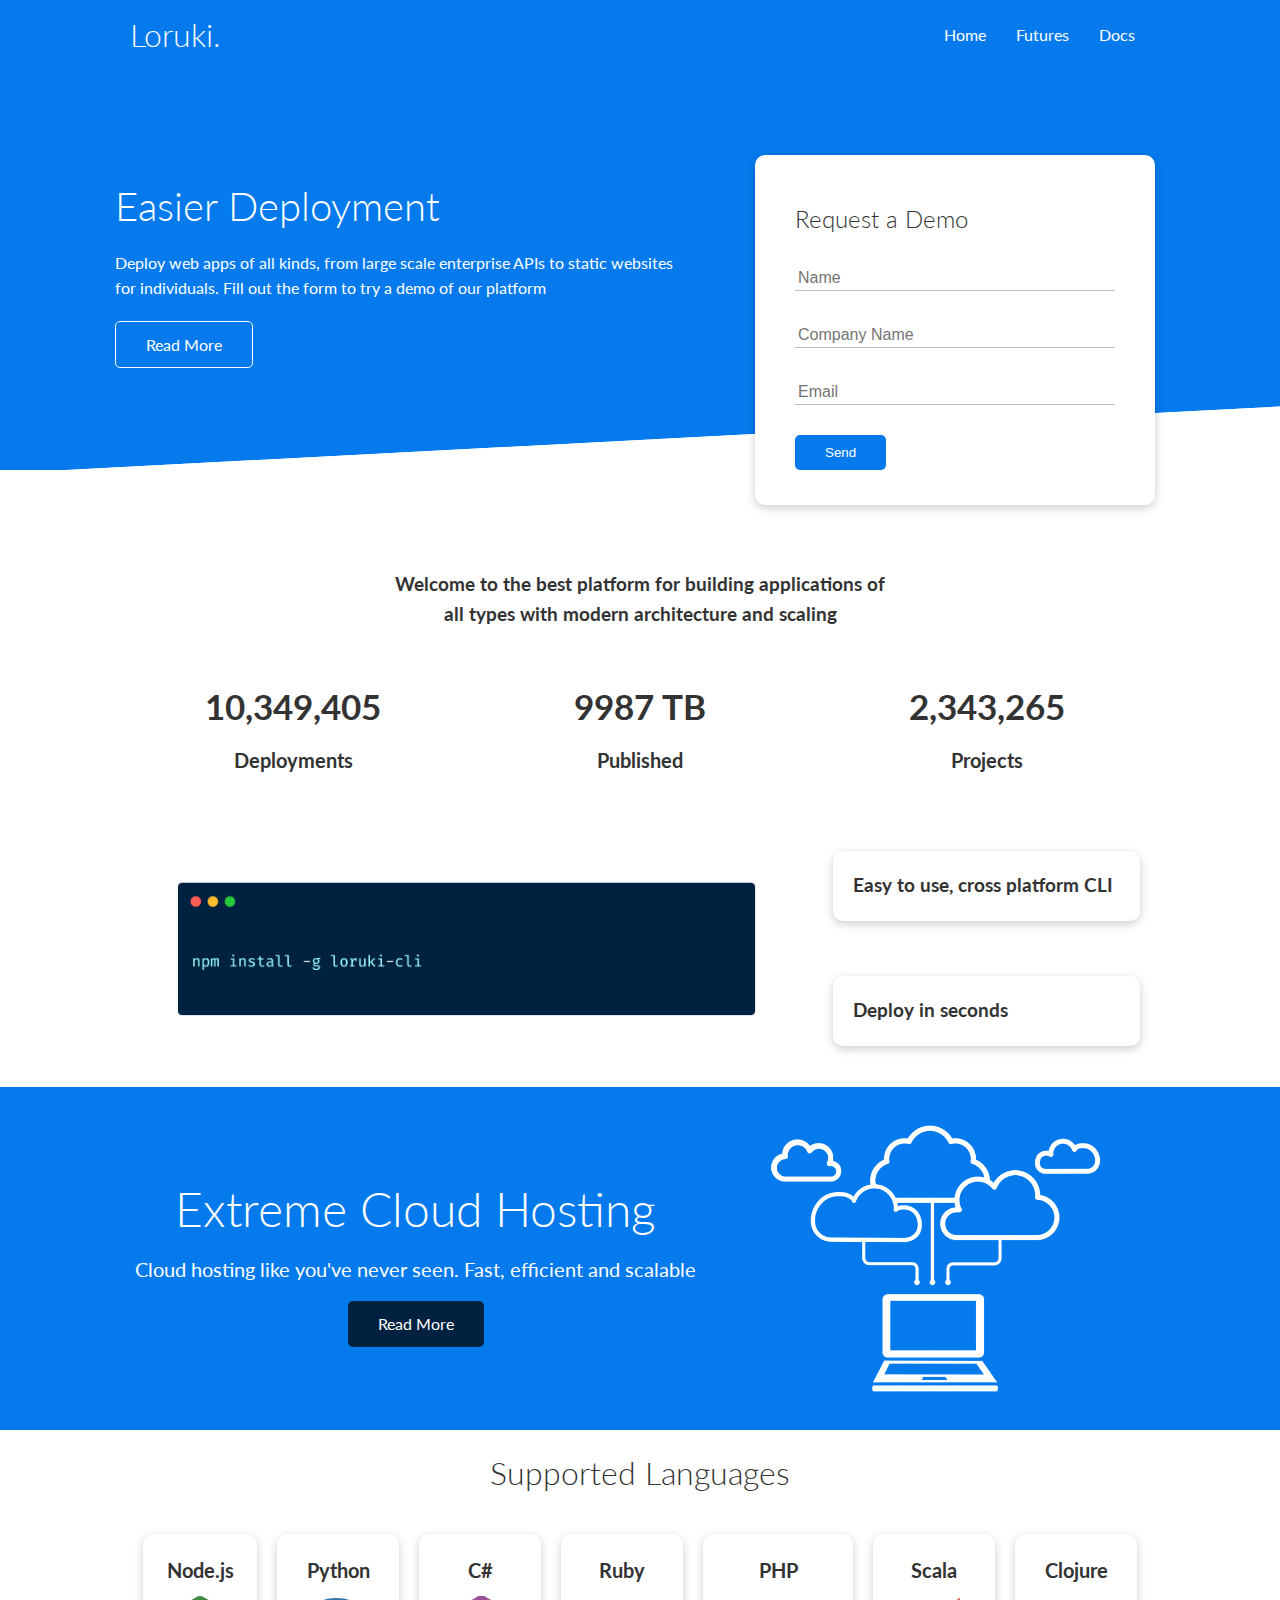
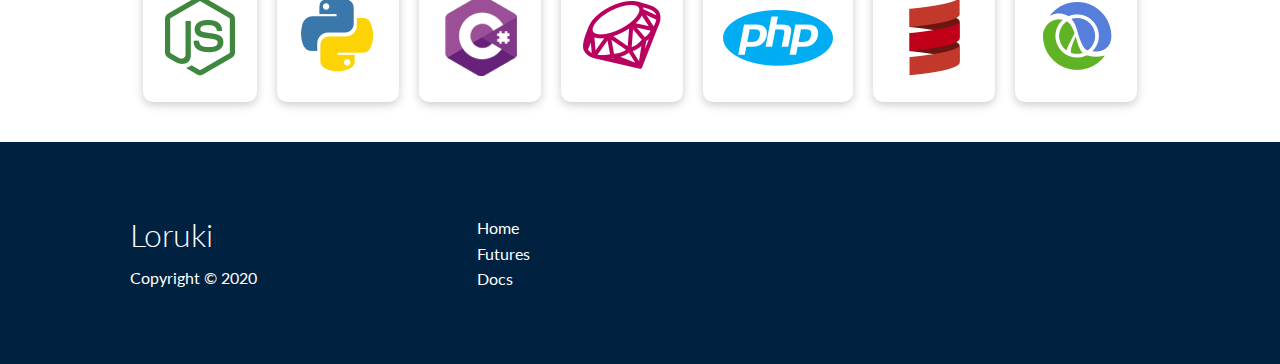
<file: index.html>
<!DOCTYPE html>
<html lang="en">
<head>
    <meta charset="UTF-8">
    <meta http-equiv="X-UA-Compatible" content="IE=edge">
    <meta name="viewport" content="width=device-width, initial-scale=1.0">
    <link rel="stylesheet" href="https://cdnjs.cloudflare.com/ajax/libs/font-awesome/6.0.0-beta3/css/all.min.css" integrity="sha512-Fo3rlrZj/k7ujTnHg4CGR2D7kSs0v4LLanw2qksYuRlEzO+tcaEPQogQ0KaoGN26/zrn20ImR1DfuLWnOo7aBA==" crossorigin="anonymous" referrerpolicy="no-referrer" />
    <link rel="stylesheet" href="css/utilities.css">
    <link rel="stylesheet" href="css/style.css">
    <title>Cloud Hosting For Everone</title>
</head>
<body>

    <!-- Navbar -->

    <div class="navbar">
        <div class="container flex">
            <h1 class="logo">Loruki.</h1>
            <nav>
                <ul>
                    <li><a href="index.html">Home</a></li>
                    <li><a href="features.html">Futures</a></li>
                    <li><a href="docs.html">Docs</a></li>
                </ul>
            </nav>
        </div>
    </div>

    <!-- Showcase -->

    <section class="showcase">
        <div class="container grid">
            <div class="showcase-text">
                <h1>Easier Deployment</h1>
                <p>Deploy web apps of all kinds, from large scale enterprise APIs to static websites for individuals. Fill out the form to try a demo of our platform</p>
                <a href="features.html" class="btn btn-outline">Read More</a>
            </div>

            <div class="showcase-form card">
                <h2>Request a Demo</h2>
                <form>
                    <div class="form-control">
                        <input type="text" name="name" placeholder="Name" required>
                    </div>
                    <div class="form-control">
                        <input type="text" name="company" placeholder="Company Name" required>
                    </div>
                    <div class="form-control">
                        <input type="email" name="email" placeholder="Email" required>
                    </div>
                    <input type="submit" value="Send" class="btn btn-primary">
                </form>
            </div>
        </div>
    </section>

    <!-- Stats -->

    <section class="stats">
        <div class="container">
            <h3 class="stats-heading text-center my-1">
                Welcome to the best platform for building applications of all types with modern architecture and scaling
            </h3>

            <div class="grid grid-3 text-center my-4">
                <div>
                    <i class="fas fa-server fa-3x"></i>
                    <h3>10,349,405</h3>
                    <p class="text-secondary">Deployments</p>
                </div>
                <div>
                    <i class="fas fa-upload fa-3x"></i>
                    <h3>9987 TB</h3>
                    <p class="text-secondary">Published</p>
                </div>
                <div>
                    <i class="fas fa-project-diagram fa-3x"></i>
                    <h3>2,343,265</h3>
                    <p class="text-secondary">Projects</p>
                </div>
            </div>
        </div>
    </section>

    <!-- Cli -->

    <section class="cli">
        <div class="container grid">
            <img src="imgs/cli.png" alt="">
            <div class="card">
                <h3>Easy to use, cross platform CLI</h3>
            </div>

            <div class="card">
                <h3>Deploy in seconds</h3>
            </div>
        </div>
    </section>

    <!-- Cloud -->

    <section class="cloud bg-primary my-2 py-2">
        <div class="container grid">
            <div class="text-center">
                <h2 class="lg">Extreme Cloud Hosting</h2>
                <p class="lead my-1">Cloud hosting like you've never seen. Fast, efficient and scalable</p>
                <a href="features.html" class="btn btn-dark">Read More</a>
            </div>
            <img src="imgs/cloud.png" alt="">
        </div>
    </section>

    <!-- Languages -->

    <section class="languages">
        <h2 class="md text-center my-2">
            Supported Languages
        </h2>
        <div class="container flex">
            <div class="card">
                <h4>Node.js</h4>
                <img src="imgs/logos/node.png" alt="">
            </div>
            <div class="card">
                <h4>Python</h4>
                <img src="imgs/logos/python.png" alt="">
            </div>
            <div class="card">
                <h4>C#</h4>
                <img src="imgs/logos/csharp.png" alt="">
            </div>
            <div class="card">
                <h4>Ruby</h4>
                <img src="imgs/logos/ruby.png" alt="">
            </div>
            <div class="card">
                <h4>PHP</h4>
                <img src="imgs/logos/php.png" alt="">
            </div>
            <div class="card">
                <h4>Scala</h4>
                <img src="imgs/logos/scala.png" alt="">
            </div>
            <div class="card">
                <h4>Clojure</h4>
                <img src="imgs/logos/clojure.png" alt="">
            </div>
        </div>
    </section>

    <!-- Footer -->

    <footer class="footer bg-dark py-5">
        <div class="container grid grid-3">
            <div>
                <h1>
                    Loruki
                </h1>
                <p>Copyright &copy 2020</p>
            </div>
            <nav>
                <ul>
                    <li><a href="index.html">Home</a></li>
                    <li><a href="features.html">Futures</a></li>
                    <li><a href="docs.html">Docs</a></li>
                </ul>
            </nav>
            <div class="social">
                <a href="#"><i class="fab fa-github fa-2x"></i></a>
                <a href="#"><i class="fab fa-facebook fa-2x"></i></a>
                <a href="#"><i class="fab fa-instagram fa-2x"></i></a>
                <a href="#"><i class="fab fa-twitter fa-2x"></i></a>
            </div>
        </div>
    </footer>
</body>
</html>
</file>
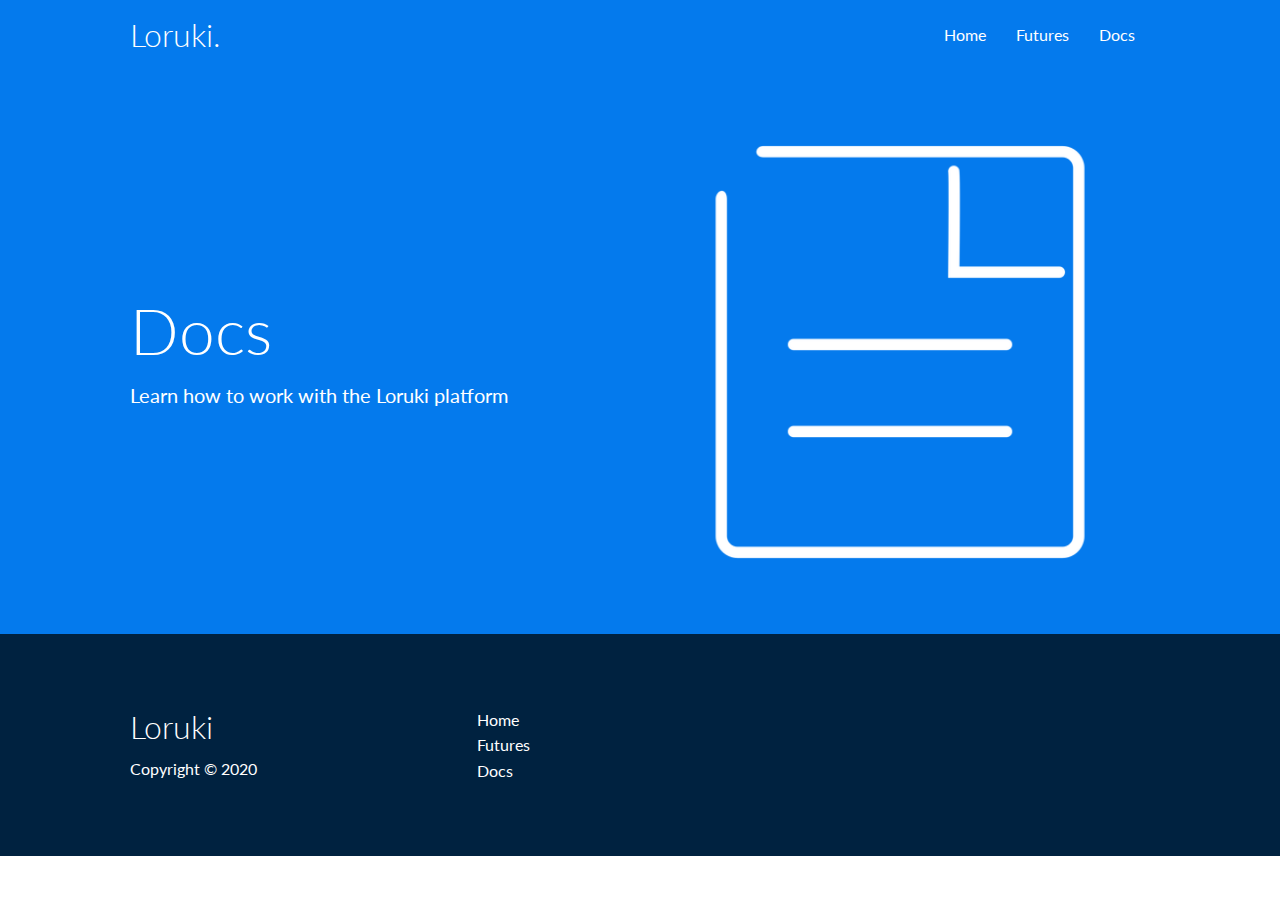
<file: docs.html>
<!DOCTYPE html>
<html lang="en">
<head>
    <meta charset="UTF-8">
    <meta http-equiv="X-UA-Compatible" content="IE=edge">
    <meta name="viewport" content="width=device-width, initial-scale=1.0">
    <link rel="stylesheet" href="https://cdnjs.cloudflare.com/ajax/libs/font-awesome/6.0.0-beta3/css/all.min.css" integrity="sha512-Fo3rlrZj/k7ujTnHg4CGR2D7kSs0v4LLanw2qksYuRlEzO+tcaEPQogQ0KaoGN26/zrn20ImR1DfuLWnOo7aBA==" crossorigin="anonymous" referrerpolicy="no-referrer" />
    <link rel="stylesheet" href="css/utilities.css">
    <link rel="stylesheet" href="css/style.css">
    <title>Cloud Hosting For Everone</title>
</head>
<body>

    <!-- Navbar -->

    <div class="navbar">
        <div class="container flex">
            <h1 class="logo">Loruki.</h1>
            <nav>
                <ul>
                    <li><a href="index.html">Home</a></li>
                    <li><a href="futures.html">Futures</a></li>
                    <li><a href="docs.html">Docs</a></li>
                </ul>
            </nav>
        </div>
    </div>

    <!-- Head -->

    <section class="docs-head bg-primary py-3">
        <div class="container grid">
            <div>
                <h1 class="xl">Docs</h1>
                <p class="lead">
                    Learn how to work with the Loruki platform
                </p>
            </div>
            <img src="imgs/docs.png" alt="">
        </div>
    </section>


    <!-- Footer -->

    <footer class="footer bg-dark py-5">
        <div class="container grid grid-3">
            <div>
                <h1>
                    Loruki
                </h1>
                <p>Copyright &copy 2020</p>
            </div>
            <nav>
                <ul>
                    <li><a href="index.html">Home</a></li>
                    <li><a href="futures.html">Futures</a></li>
                    <li><a href="docs.html">Docs</a></li>
                </ul>
            </nav>
            <div class="social">
                <a href="#"><i class="fab fa-github fa-2x"></i></a>
                <a href="#"><i class="fab fa-facebook fa-2x"></i></a>
                <a href="#"><i class="fab fa-instagram fa-2x"></i></a>
                <a href="#"><i class="fab fa-twitter fa-2x"></i></a>
            </div>
        </div>
    </footer>
</body>
</html>
</file>
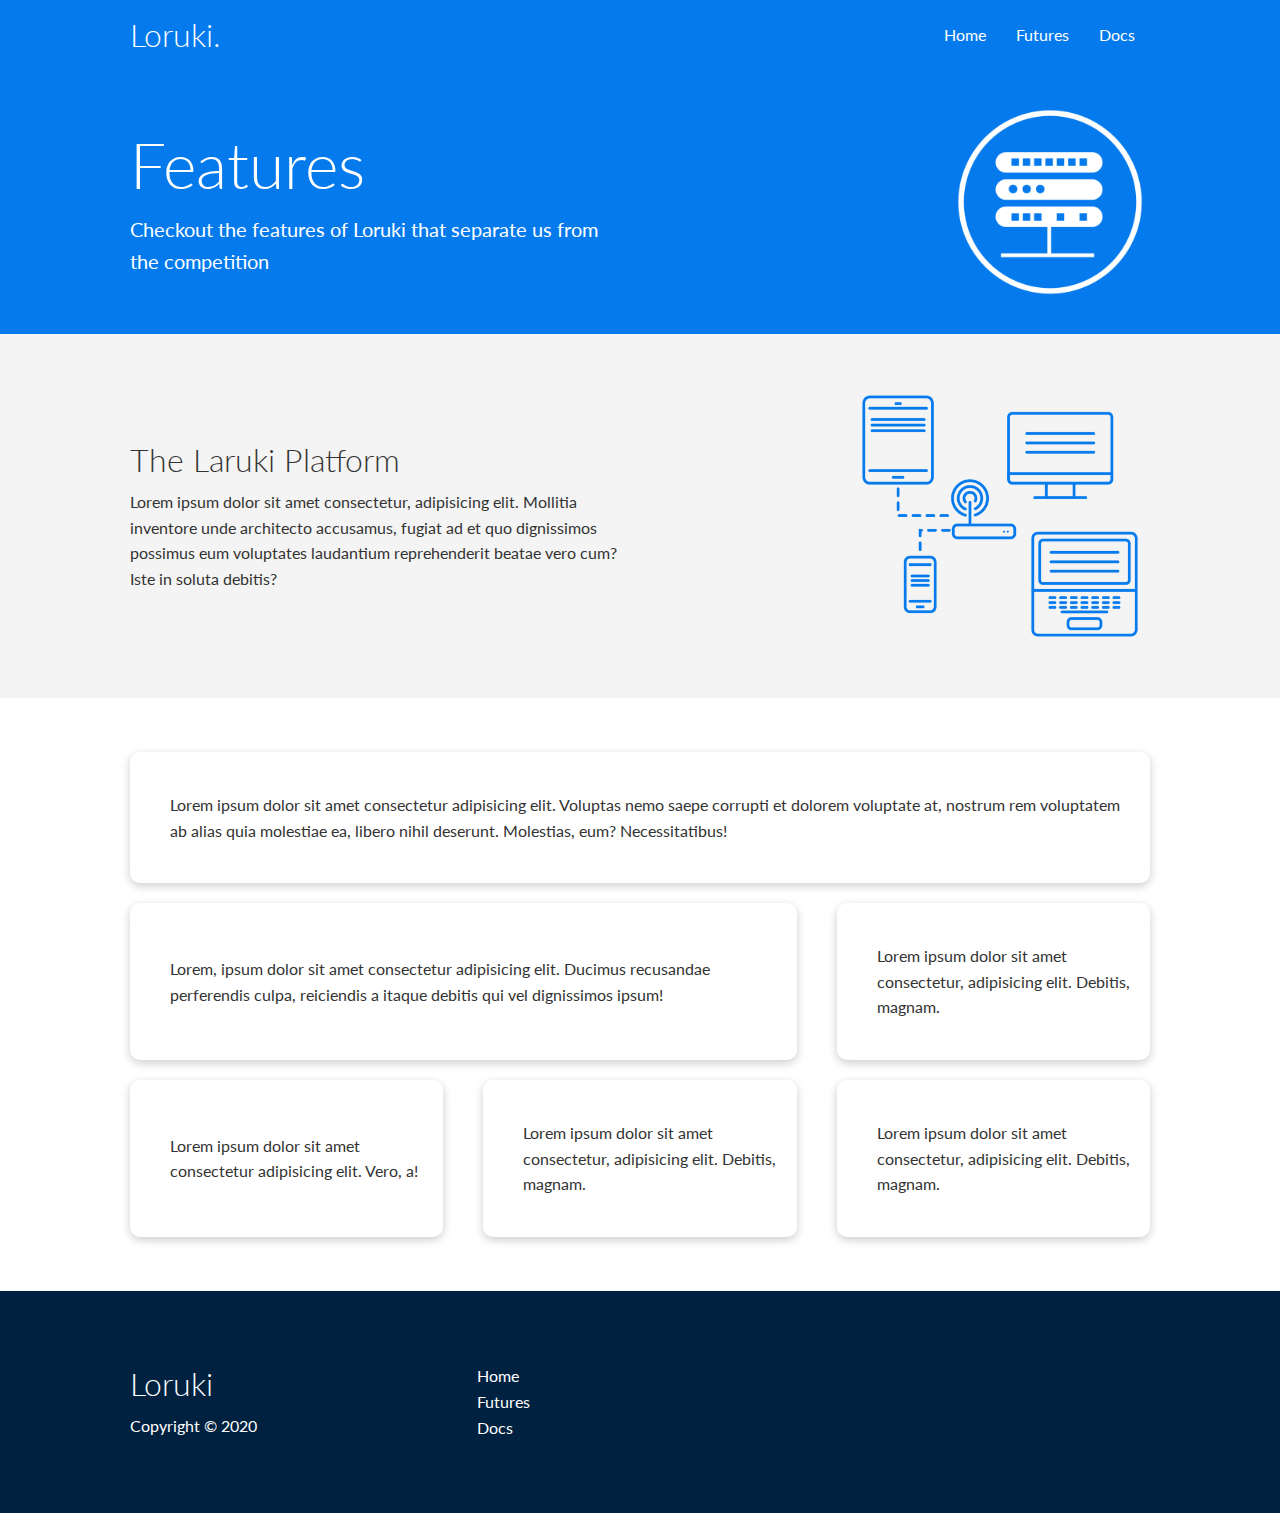
<file: features.html>
<!DOCTYPE html>
<html lang="en">
<head>
    <meta charset="UTF-8">
    <meta http-equiv="X-UA-Compatible" content="IE=edge">
    <meta name="viewport" content="width=device-width, initial-scale=1.0">
    <link rel="stylesheet" href="https://cdnjs.cloudflare.com/ajax/libs/font-awesome/6.0.0-beta3/css/all.min.css" integrity="sha512-Fo3rlrZj/k7ujTnHg4CGR2D7kSs0v4LLanw2qksYuRlEzO+tcaEPQogQ0KaoGN26/zrn20ImR1DfuLWnOo7aBA==" crossorigin="anonymous" referrerpolicy="no-referrer" />
    <link rel="stylesheet" href="css/utilities.css">
    <link rel="stylesheet" href="css/style.css">
    <title>Cloud Hosting For Everone</title>
</head>
<body>

    <!-- Navbar -->

    <div class="navbar">
        <div class="container flex">
            <h1 class="logo">Loruki.</h1>
            <nav>
                <ul>
                    <li><a href="index.html">Home</a></li>
                    <li><a href="futures.html">Futures</a></li>
                    <li><a href="docs.html">Docs</a></li>
                </ul>
            </nav>
        </div>
    </div>

    <!-- Head -->

    <section class="features-head bg-primary py-3">
        <div class="container grid">
            <div>
                <h1 class="xl">Features</h1>
                <p class="lead">
                    Checkout the features of Loruki that separate us from the competition
                </p>
            </div>
            <img src="imgs/server.png" alt="">
        </div>
    </section>

    <!-- Sub head -->

    <section class="features-sub-head bg-light py-3">
        <div class="container grid">
            <div>
                <h1 class="md">The Laruki Platform</h1>
                <p>Lorem ipsum dolor sit amet consectetur, adipisicing elit. Mollitia inventore unde architecto accusamus, fugiat ad et quo dignissimos possimus eum voluptates laudantium reprehenderit beatae vero cum? Iste in soluta debitis?</p>
            </div>
            <img src="imgs/server2.png" alt="">
        </div>
    </section>

    <!-- Features dashboard -->

    <section class="features-main my-2">
        <div class="container grid grid-3">
            <div class="card flex">
                <i class="fas fa-server fa-3x"></i>
                <p>Lorem ipsum dolor sit amet consectetur adipisicing elit. Voluptas nemo saepe corrupti et dolorem voluptate at, nostrum rem voluptatem ab alias quia molestiae ea, libero nihil deserunt. Molestias, eum? Necessitatibus!</p>
            </div>
            <div class="card flex">
                <i class="fas fa-network-wired fa-3x"></i>
                <p>
                    Lorem, ipsum dolor sit amet consectetur adipisicing elit. Ducimus
                    recusandae perferendis culpa, reiciendis a itaque debitis qui vel
                    dignissimos ipsum!
                </p>
            </div>
            <div class="card flex">
                <i class="fas fa-laptop-code fa-3x"></i>
                <p>
                    Lorem ipsum dolor sit amet consectetur, adipisicing elit. Debitis,
                    magnam.
                </p>
            </div>
            <div class="card flex">
                <i class="fas fa-database fa-3x"></i>
                <p>
                    Lorem ipsum dolor sit amet consectetur adipisicing elit. Vero, a!
                </p>
            </div>
            <div class="card flex">
                <i class="fas fa-power-off fa-3x"></i>
                <p>
                    Lorem ipsum dolor sit amet consectetur, adipisicing elit. Debitis,
                    magnam.
                </p>
            </div>
            <div class="card flex">
                <i class="fas fa-upload fa-3x"></i>
                <p>
                    Lorem ipsum dolor sit amet consectetur, adipisicing elit. Debitis,
                    magnam.
                </p>
            </div>
        </div>
    </section>

    <!-- Footer -->

    <footer class="footer bg-dark py-5">
        <div class="container grid grid-3">
            <div>
                <h1>
                    Loruki
                </h1>
                <p>Copyright &copy 2020</p>
            </div>
            <nav>
                <ul>
                    <li><a href="index.html">Home</a></li>
                    <li><a href="futures.html">Futures</a></li>
                    <li><a href="docs.html">Docs</a></li>
                </ul>
            </nav>
            <div class="social">
                <a href="#"><i class="fab fa-github fa-2x"></i></a>
                <a href="#"><i class="fab fa-facebook fa-2x"></i></a>
                <a href="#"><i class="fab fa-instagram fa-2x"></i></a>
                <a href="#"><i class="fab fa-twitter fa-2x"></i></a>
            </div>
        </div>
    </footer>
</body>
</html>
</file>
<file: css/utilities.css>
/* Utilities */

.container {
    max-width: 1100px;
    margin: 0 auto;
    overflow: auto;
    padding: 0 40px;
}

.card {
    background-color: white;
    color: #333;
    border-radius: 10px;
    box-shadow: 0 3px 10px rgba(0, 0, 0, .2);
    padding: 20px;
    margin: 10px;
}

.btn {
    display: inline-block;
    padding: 10px 30px;
    cursor: pointer;
    background: var(--primary-color);
    color: #fff;
    border: none;
    border-radius: 5px;
}

.btn-outline {
    background-color: transparent;
    border: 1px #fff solid;
}

.btn:hover {
    transform: scale(.98);
}

.bg-primary, 
.btn-primary {
    background-color: var(--primary-color);
    color: #fff;
}

.bg-secondary, 
.btn-secondary {
    background-color: var(--secondary-color);
    color: #fff;
}

.bg-dark, 
.btn-dark {
    background-color: var(--dark-color);
    color: #fff;
}

.bg-primary a, 
.btn-primary a,
.bg-secondary a, 
.btn-secondary a,
.bg-dark a, 
.btn-dark a {
    color: #fff;
}

.bg-light, 
.btn-light {
    background-color: var(--light-color);
    color: #333;
}

.lead {
    font-size: 20px;
}

.sm {
    font-size: 1rem;
}

.md {
    font-size: 2rem;
}

.lg {
    font-size: 3rem;
}

.xl {
    font-size: 4rem;
}

.text-center {
    text-align: center;
}

.flex {
    display: flex;
    align-items: center;
    justify-content: center;
    height: 100%;
}

.grid {
    display: grid;
    grid-template-columns: repeat(2, 1fr);
    gap: 20px;
    justify-content: center;
    align-items: center;
    height: 100%;
}

.grid-3 {
    grid-template-columns: repeat(3, 1fr);
}

/* Margins */

.my-1 {
    margin: 1rem 0;
}

.my-2 {
    margin: 1.5rem 0;
}

.my-3 {
    margin: 2rem 0;
}

.my-4 {
    margin: 3rem 0;
}

.my-5 {
    margin: 4rem 0;
}

.m-1 {
    margin: 1rem;
}

.m-2 {
    margin: 1.5rem;
}

.m-3 {
    margin: 2rem;
}

.m-4 {
    margin: 3rem;
}

.m-5 {
    margin: 4rem;
}

/* Paddings */

.py-1 {
    padding: 1rem 0;
}

.py-2 {
    padding: 1.5rem 0;
}

.py-3 {
    padding: 2rem 0;
}

.py-4 {
    padding: 3rem 0;
}

.py-5 {
    padding: 4rem 0;
}

.p-1 {
    padding: 1rem;
}

.p-2 {
    padding: 1.5rem;
}

.p-3 {
    padding: 2rem;
}

.p-4 {
    padding: 3rem;
}

.p-5 {
    padding: 4rem;
}
</file>
<file: css/style.css>
@import url('https://fonts.googleapis.com/css2?family=Lato:wght@300&display=swap');

:root {
    --primary-color: #047aed;
    --secondary-color: #1c3fa8;
    --dark-color: #002240;
    --light-color: #f4f4f4;
}

* {
    box-sizing: border-box;
    margin: 0;
    padding: 0;
}

body {
    font-family: 'Lato', sans-serif;
    color: #333;
    line-height: 1.6;
}

ul {
    list-style: none;
}

a {
    text-decoration: none;
    color: #333;
}

h1, h2 {
    font-weight: 300;
    line-height: 1.2;
    margin: 10px 0;
}

p {
    margin: 10px 0;
}

img {
    width: 100%;
}

/* Navbar */

.navbar {
    background-color: var(--primary-color);
    color: #fff;
    height: 70px;
    overflow: auto;
}

.navbar ul {
    display: flex;
}

.navbar a {
    color: #fff;
    padding: 10px;
    margin: 0 5px;
}

.navbar a:hover {
    border-bottom: 2px #fff solid;
}

.navbar .flex {
    justify-content: space-between;
}

/* Showcase */

.showcase {
    height: 400px;
    background-color: var(--primary-color);
    color: #fff;
    position: relative;
}

.showcase h1 {
    font-size: 40px;
}

.showcase p {
    margin: 20px 0;
}

.showcase .grid {
    overflow: visible;
    grid-template-columns: 55% 45%;
    gap: 30px;
}

.showcase-form {
    position: relative;
    top: 60px;
    height: 350px;
    width: 400px;
    padding: 40px;
    z-index: 100;
    justify-self: flex-end;
}

.showcase-form .form-control {
    margin: 30px 0;
}

.showcase-form input[type='text'], 
.showcase-form input[type='email'] {
    border: 0;
    border-bottom: 1px solid #b4becb;
    width: 100%;
    padding: 3px;
    font-size: 1rem;
}

.showcase-form input:focus {
    outline: none;
}

.showcase::before, 
.showcase::after {
    content: '';
    position: absolute;
    height: 100px;
    bottom: -70px;
    right: 0;
    left: 0;
    background: #fff;
    transform: skewY(-3deg);
    -webkit-transform: skewY(-3deg);
    -moz-transform: skewY(-3deg);
    -ms-transform: skewY(-3deg);
}

/* Stats */

.stats {
    padding-top: 100px;
}

.stats-heading {
    max-width: 500px;
    margin: auto;
}

.stats .grid h3 {
    font-size: 35px;
}

.stats .grid p {
    font-size: 20px;
    font-weight: bold;
}

/* CLI */

.cli .grid {
    grid-template-columns: repeat(3, 1fr);
    grid-template-rows: repeat(2, 1fr);
}

.cli .grid > *:first-child {
    grid-column: 1 / span 2;
    grid-row: 1 / span 2;
}

/* Cloud */

.cloud .grid {
    grid-template-columns: 4fr 3fr;
}

/* Languages */

.languages .flex {
    flex-wrap: wrap;
}

.languages .card {
    text-align: center;
    margin: 18px 10px 40px;
    transition: transform 0.2s ease;
}

.languages .card h4 {
    font-size: 20px;
    margin-bottom: 10px;
}

.languages .card:hover {
    transform: translateY(-15px);
}

/* Features */

.features-head img {
    width: 200px;
    justify-self: flex-end;
}

.features-sub-head img {
    width: 300px;
    justify-self: flex-end;
}

.features-main .card > i{
    margin-right: 20px;
}

.features-main .grid {
    padding: 30px;
}

.features-main .grid>*:first-child {
    grid-column: 1 / span 3;
}

.features-main .grid>*:nth-child(2) {
    grid-column: 1 / span 2;
}

/* Footer */
.footer .social a {
    margin: 0 10px;
}

/* Tablets and under */

@media (max-width: 768px){
    .grid,
    .showcase .grid,
    .stats .grid,
    .cli .grid,
    .clud .grid {
        grid-template-columns: 1fr;
        grid-template-rows: 1fr;
    }

    .showcase {
        height: auto;
    }

    .showcase-text {
        text-align: center;
        margin-top: 40px
    }

    .showcase-form {
        justify-self: center;
        margin: auto;
    }

    .cli .grid > *:first-child {
        grid-column: 1;
        grid-row: 1;
    }
} 

/* Mobile */

@media (max-width: 500px){
    .navbar {
        height: 110px;
    }

    .navbar .flex {
        flex-direction: column;
    }

    .navbar ul {
        padding-top: 10px;
        background-color: rgba(0, 0, 0, .1);
    }
}
</file>
